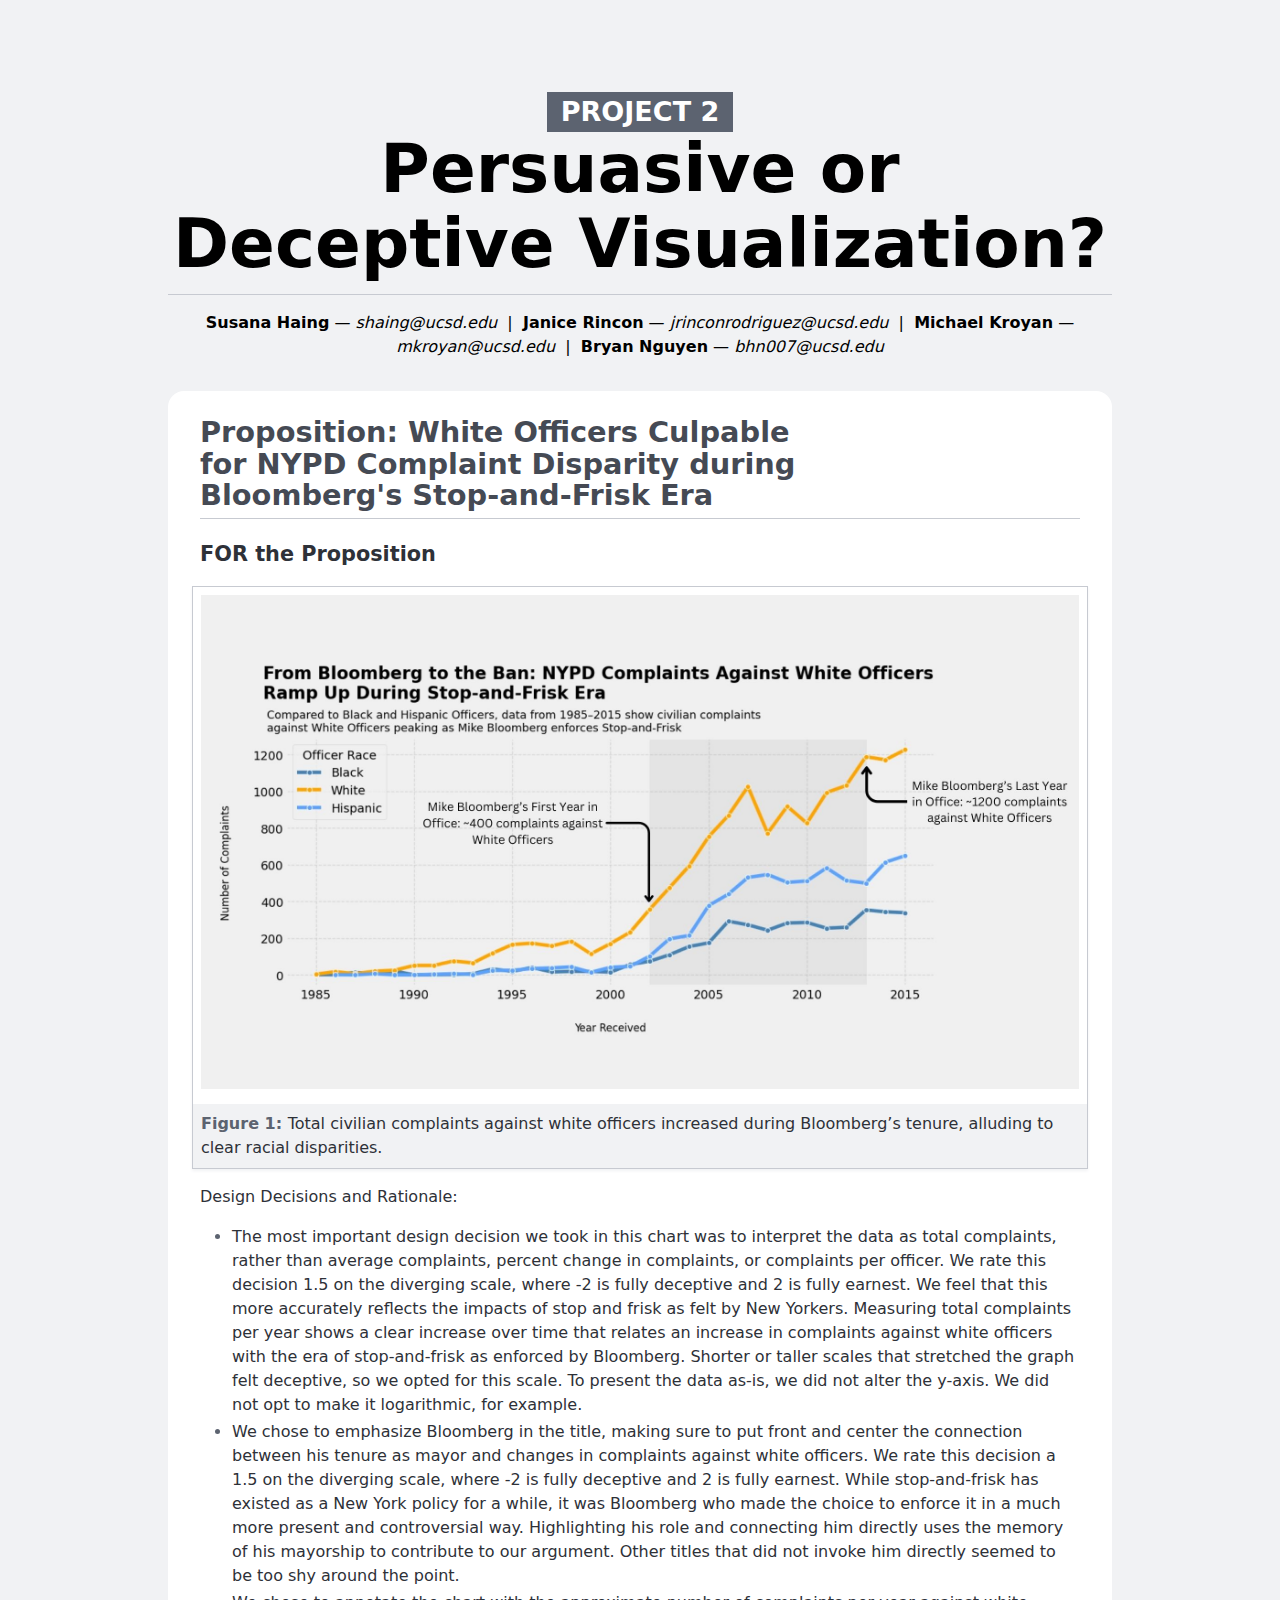
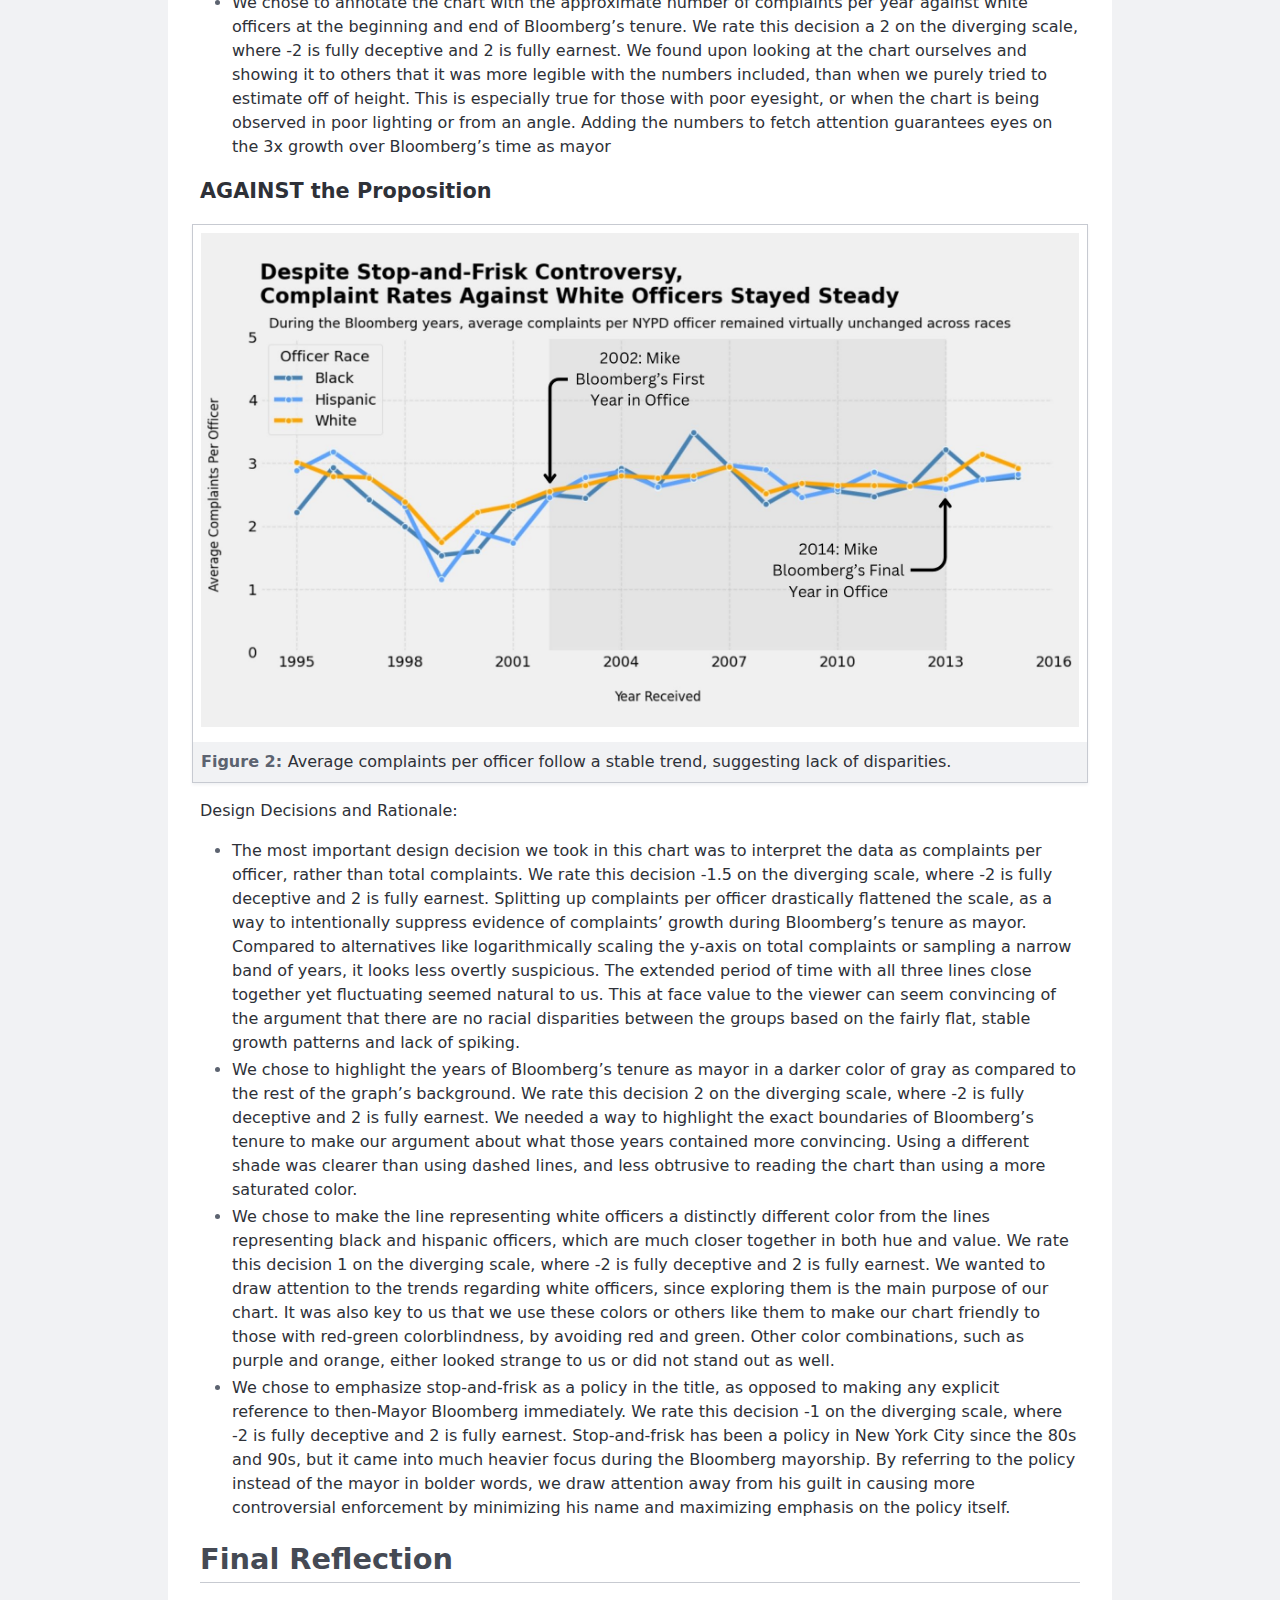
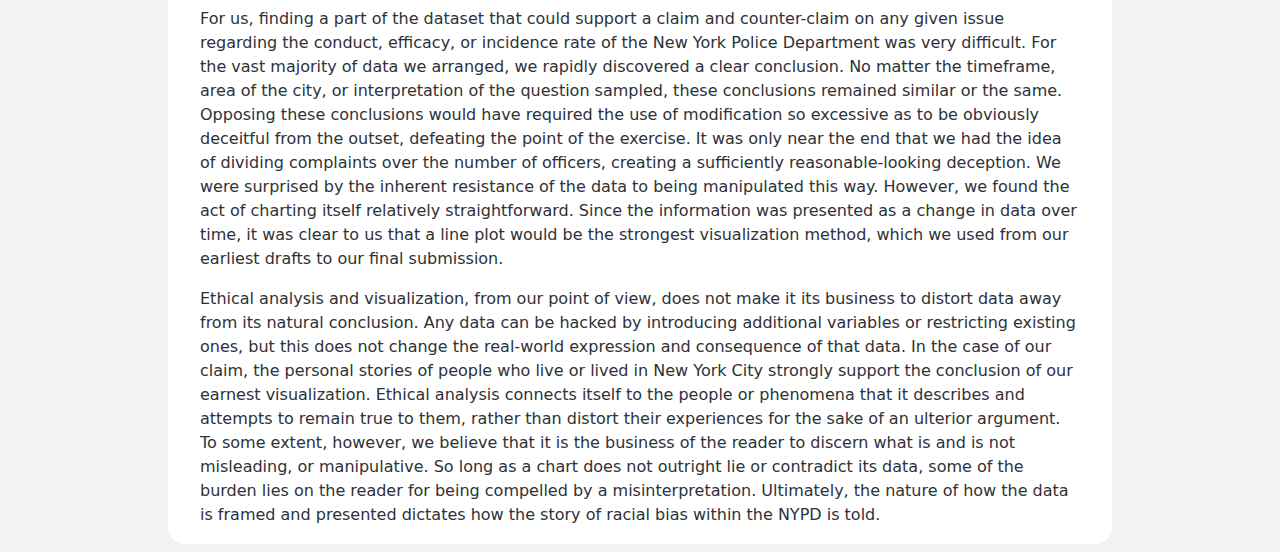
<file: index.html>
<!DOCTYPE html>
<!-- saved from url=(0048)https://dsc106.com/projects/project2_report.html -->
<html lang="en"><head><meta http-equiv="Content-Type" content="text/html; charset=UTF-8">
    <link rel="stylesheet" href="styles.css">

    <title>Project 2 Report</title>
    <style>
      :root {
        --color-neutral-95: hsl(220 10% 95%);
        --color-neutral-90: hsl(220 10% 90%);
        --color-neutral-80: hsl(220 10% 80%);
        --color-neutral-70: hsl(220 10% 70%);
        --color-neutral-60: hsl(220 10% 60%);
        --color-neutral-50: hsl(220 10% 50%);
        --color-neutral-40: hsl(220 10% 40%);
        --color-neutral-30: hsl(220 10% 30%);
        --color-neutral-20: hsl(220 10% 20%);
        --color-neutral-10: hsl(220 10% 10%);
      }

      html {
        font: 100%/1.5 system-ui;
        counter-reset: figure;
        background: var(--color-neutral-95);
        max-width: min(75vw, 80em);
        margin: 0 auto;
      }

      /* Headings */

      h1,
      h2,
      h3,
      h4,
      h5,
      h6 {
        line-height: 1.1;
        font-weight: 600;
        text-wrap: balance;
      }

      h1,
      h2 {
        border-bottom: 1px solid var(--color-neutral-80);
        padding-bottom: 0.2em;
      }

      h1 {
        margin-block: 1em 0.5rem;
        font-size: clamp(2.5em, 150% + 2vh + 2vw, 10vmin);
        font-weight: 800;

        small {
          display: block;
          width: fit-content;
          padding: 0.2em 0.5em;
          margin-inline: auto;
          color: white;
          background: var(--color-neutral-40);
          font-size: 40%;
          text-transform: uppercase;
          white-space: nowrap;
        }
      }

      h2 {
        font-size: 180%;
        color: var(--color-neutral-30);
      }

      h3 {
        font-size: 130%;
      }

      /* Lists */

      ul,
      ol {
        padding-inline-start: 2em;
      }

      li {
        &::marker {
          color: var(--color-neutral-40);
        }

        + li {
          margin-top: 0.2em;
        }
      }

      /* Sectioning elements */

      header {
        padding-block: 1em;
        text-align: center;
      }

      main {
        background: white;
        color: var(--color-neutral-20);
        border-radius: 1rem;
        padding: 0.1rem 2rem;
      }

      /* Figures */

      figure {
        margin: 1em 0;
        padding: 0.5rem;
        margin-inline: -0.5em;
        border: 1px solid var(--color-neutral-80);
        box-shadow: 0 0.1em 0.2em var(--color-neutral-95);
        text-align: center;
        max-width: 100%;
        background: white;

        > figcaption {
          font: 500 75% var(--font-sans);
          background: var(--color-neutral-95);
          padding: 0.5rem;
          margin: -0.5rem;
          margin-top: 0.5rem;
          counter-increment: figure;
          text-align: left;

          &::before {
            content: 'Figure ' counter(figure) ': ';
            font-weight: bold;
            color: var(--color-neutral-40);
          }

          a:not(:hover, :focus, :active) {
            color: inherit;
            text-decoration: underline;
            text-decoration-color: color-mix(
              in lab,
              currentColor,
              transparent 70%
            );
          }
        }
      }
    </style>
  </head>

  <body>
    <header>
      <h1>
        <small>Project 2</small>
        Persuasive or Deceptive Visualization?
      </h1>

      <p style="text-align: center;">
        <strong>Susana Haing</strong> — 
        <em>shaing@ucsd.edu </em> &nbsp;|&nbsp;
        <strong>Janice Rincon</strong> — 
        <em>jrinconrodriguez@ucsd.edu </em> &nbsp;|&nbsp;
        <strong>Michael Kroyan</strong> — 
        <em>mkroyan@ucsd.edu </em> &nbsp;|&nbsp;
        <strong>Bryan Nguyen</strong> — 
        <em>bhn007@ucsd.edu </em>
      </p>
      

    </header>

    <main>
      <h2>Proposition: White Officers Culpable for NYPD Complaint Disparity during Bloomberg's Stop-and-Frisk Era</h2>

      <section>
        <h3>FOR the Proposition</h3>

        <figure>
          <img src="plots/image1.jpg" alt="">
          <figcaption>Total civilian complaints against white officers increased during Bloomberg’s tenure, alluding to clear racial disparities.  </figcaption>
        </figure>

        <p>Design Decisions and Rationale:</p>

        <ul>
          <li>The most important design decision we took in this chart was to interpret the data as total complaints, rather than average complaints, percent change in complaints, or complaints per officer.
            We rate this decision 1.5 on the diverging scale, where -2 is fully deceptive and 2 is fully earnest.
            We feel that this more accurately reflects the impacts of stop and frisk as felt by New Yorkers. Measuring total complaints per year shows a clear increase over time that relates an increase in complaints against white officers with the era of stop-and-frisk as enforced by Bloomberg. Shorter or taller scales that stretched the graph felt deceptive, so we opted for this scale. To present the data as-is, we did not alter the y-axis. We did not opt to make it logarithmic, for example.
          </li>
          <li>We chose to emphasize Bloomberg in the title, making sure to put front and center the connection between his tenure as mayor and changes in complaints against white officers.
              We rate this decision a 1.5 on the diverging scale, where -2 is fully deceptive and 2 is fully earnest.
              While stop-and-frisk has existed as a New York policy for a while, it was Bloomberg who made the choice to enforce it in a much more present and controversial way. Highlighting his role and connecting him directly uses the memory of his mayorship to contribute to our argument. Other titles that did not invoke him directly seemed to be too shy around the point.
          </li>
          <li>We chose to annotate the chart with the approximate number of complaints per year against white officers at the beginning and end of Bloomberg’s tenure.
              We rate this decision a 2 on the diverging scale, where -2 is fully deceptive and 2 is fully earnest.
              We found upon looking at the chart ourselves and showing it to others that it was more legible with the numbers included, than when we purely tried to estimate off of height. This is especially true for those with poor eyesight, or when the chart is being observed in poor lighting or from an angle. Adding the numbers to fetch attention guarantees eyes on the 3x growth over Bloomberg’s time as mayor
          </li>
        </ul>
      </section>

      <section>
        <h3>AGAINST the Proposition</h3>

        <figure>
          <img src="plots/image2.jpg" alt="">
          <figcaption>Average complaints per officer follow a stable trend, suggesting lack of disparities.</figcaption>
        </figure>

        <p>Design Decisions and Rationale:</p>

        <ul>
          <li>The most important design decision we took in this chart was to interpret the data as complaints per officer, rather than total complaints.
              We rate this decision -1.5 on the diverging scale, where -2 is fully deceptive and 2 is fully earnest.
              Splitting up complaints per officer drastically flattened the scale, as a way to intentionally suppress evidence of complaints’ growth during Bloomberg’s tenure as mayor. Compared to alternatives like logarithmically scaling the y-axis on total complaints or sampling a narrow band of years, it looks less overtly suspicious. The extended period of time with all three lines close together yet fluctuating seemed natural to us. This at face value to the viewer can seem convincing of the argument that there are no racial disparities between the groups based on the fairly flat, stable growth patterns and lack of spiking.
          </li>
          <li>We chose to highlight the years of Bloomberg’s tenure as mayor in a darker color of gray as compared to the rest of the graph’s background.
              We rate this decision 2 on the diverging scale, where -2 is fully deceptive and 2 is fully earnest.
              We needed a way to highlight the exact boundaries of Bloomberg’s tenure to make our argument about what those years contained more convincing. Using a different shade was clearer than using dashed lines, and less obtrusive to reading the chart than using a more saturated color.
          </li>
          <li>We chose to make the line representing white officers a distinctly different color from the lines representing black and hispanic officers, which are much closer together in both hue and value.
              We rate this decision 1 on the diverging scale, where -2 is fully deceptive and 2 is fully earnest.
              We wanted to draw attention to the trends regarding white officers, since exploring them is the main purpose of our chart. It was also key to us that we use these colors or others like them to make our chart friendly to those with red-green colorblindness, by avoiding red and green. Other color combinations, such as purple and orange, either looked strange to us or did not stand out as well.
          </li>
          <li>We chose to emphasize stop-and-frisk as a policy in the title, as opposed to making any explicit reference to then-Mayor Bloomberg immediately.
               We rate this decision -1 on the diverging scale, where -2 is fully deceptive and 2 is fully earnest.
               Stop-and-frisk has been a policy in New York City since the 80s and 90s, but it came into much heavier focus during the Bloomberg mayorship. By referring to the policy instead of the mayor in bolder words, we draw attention away from his guilt in causing more controversial enforcement by minimizing his name and maximizing emphasis on the policy itself.
          </li>
        </ul>
      </section>

      <section>
        <h2>Final Reflection</h2>

        <p>
          For us, finding a part of the dataset that could support a claim and counter-claim on any given issue regarding the conduct, efficacy, or incidence rate of the New York Police Department was very difficult. For the vast majority of data we arranged, we rapidly discovered a clear conclusion. No matter the timeframe, area of the city, or interpretation of the question sampled, these conclusions remained similar or the same. 
          Opposing these conclusions would have required the use of modification so excessive as to be obviously deceitful from the outset, defeating the point of the exercise. It was only near the end that we had the idea of dividing complaints over the number of officers, creating a sufficiently reasonable-looking deception. We were surprised by the inherent resistance of the data to being manipulated this way. However, we found the act of charting itself relatively straightforward. 
          Since the information was presented as a change in data over time, it was clear to us that a line plot would be the strongest visualization method, which we used from our earliest drafts to our final submission.
        </p>
        <p>
          Ethical analysis and visualization, from our point of view, does not make it its business to distort data away from its natural conclusion. Any data can be hacked by introducing additional variables or restricting existing ones, but this does not change the real-world expression and consequence of that data. 
          In the case of our claim, the personal stories of people who live or lived in New York City strongly support the conclusion of our earnest visualization. Ethical analysis connects itself to the people or phenomena that it describes and attempts to remain true to them, rather than distort their experiences for the sake of an ulterior argument. 
          To some extent, however, we believe that it is the business of the reader to discern what is and is not misleading, or manipulative. So long as a chart does not outright lie or contradict its data, some of the burden lies on the reader for being compelled by a misinterpretation. Ultimately, the nature of how the data is framed and presented dictates how the story of racial bias within the NYPD is told. 
        </p>
      </section>
    </main>
  

</body></html>
</file>
<file: styles.css>
figure img {
  width: 100%;
  height: auto;
  max-height: 500px;
  object-fit: contain; 
}
</file>
